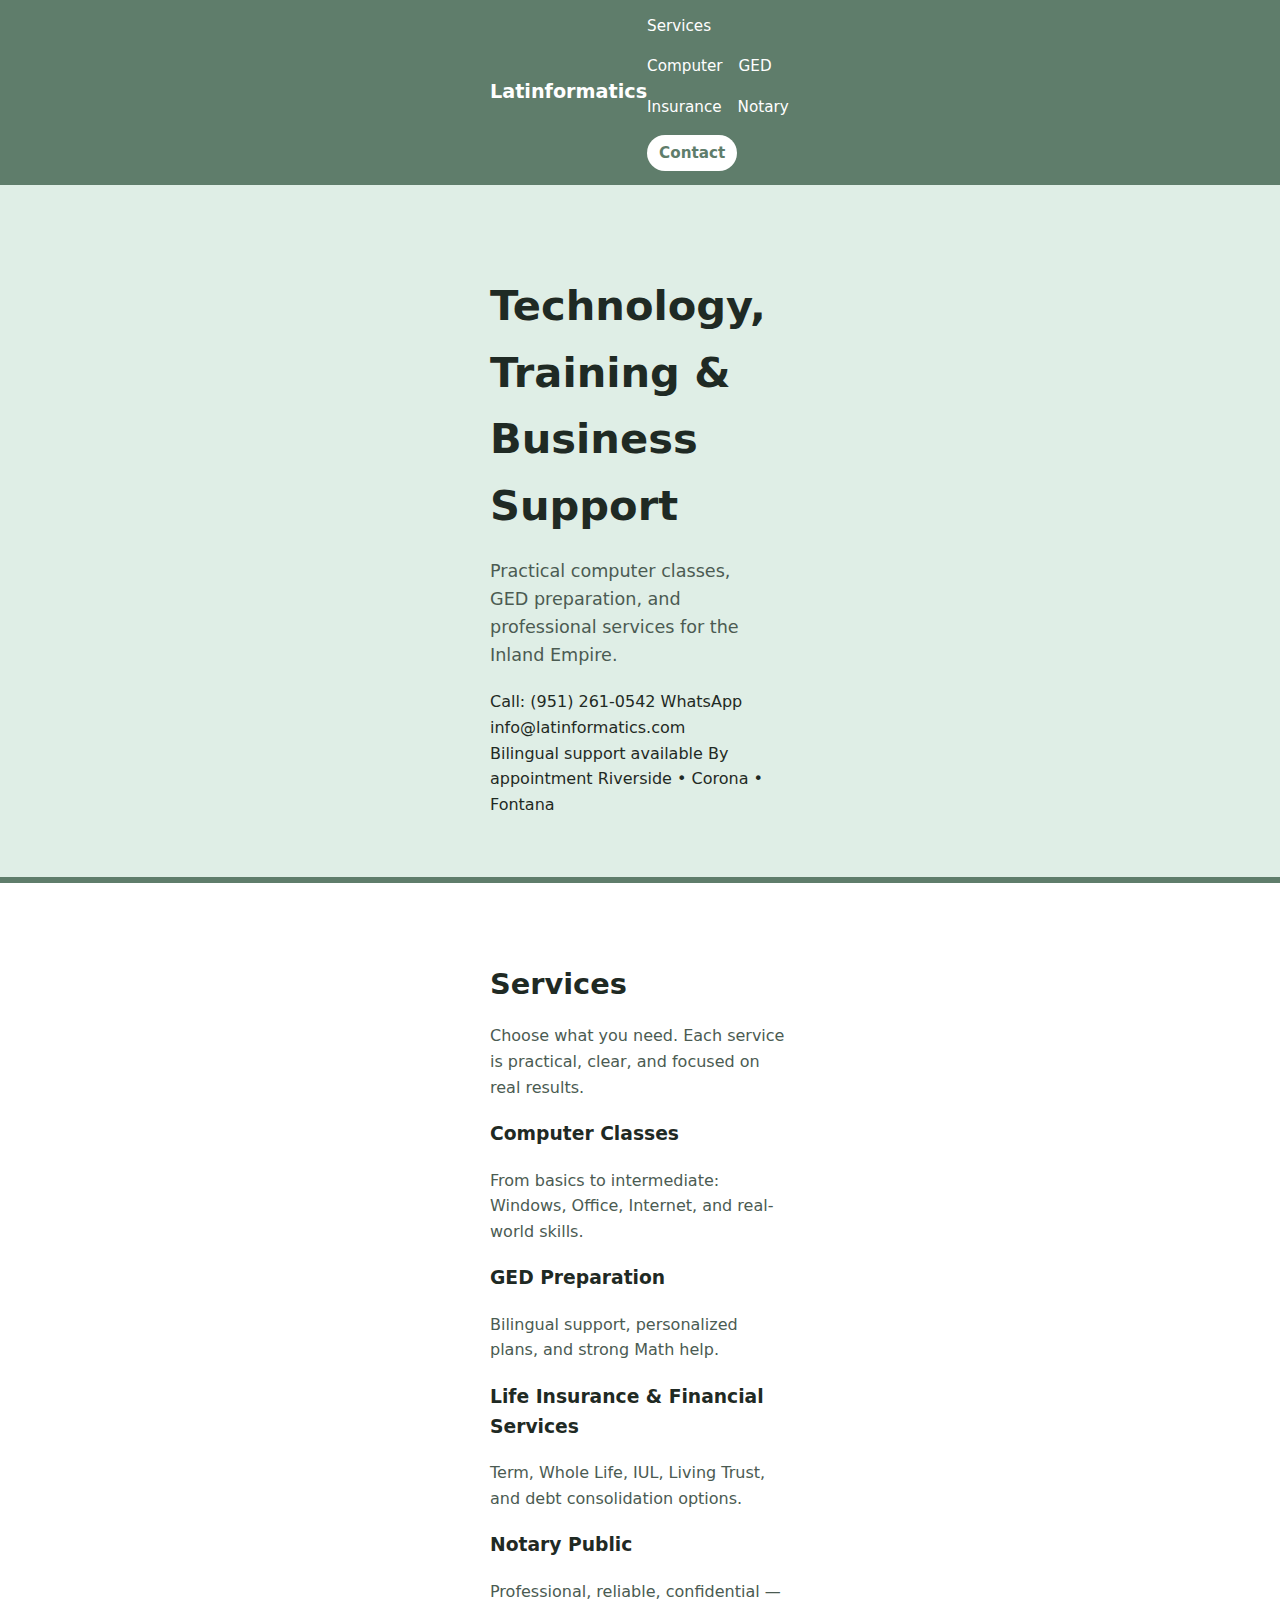
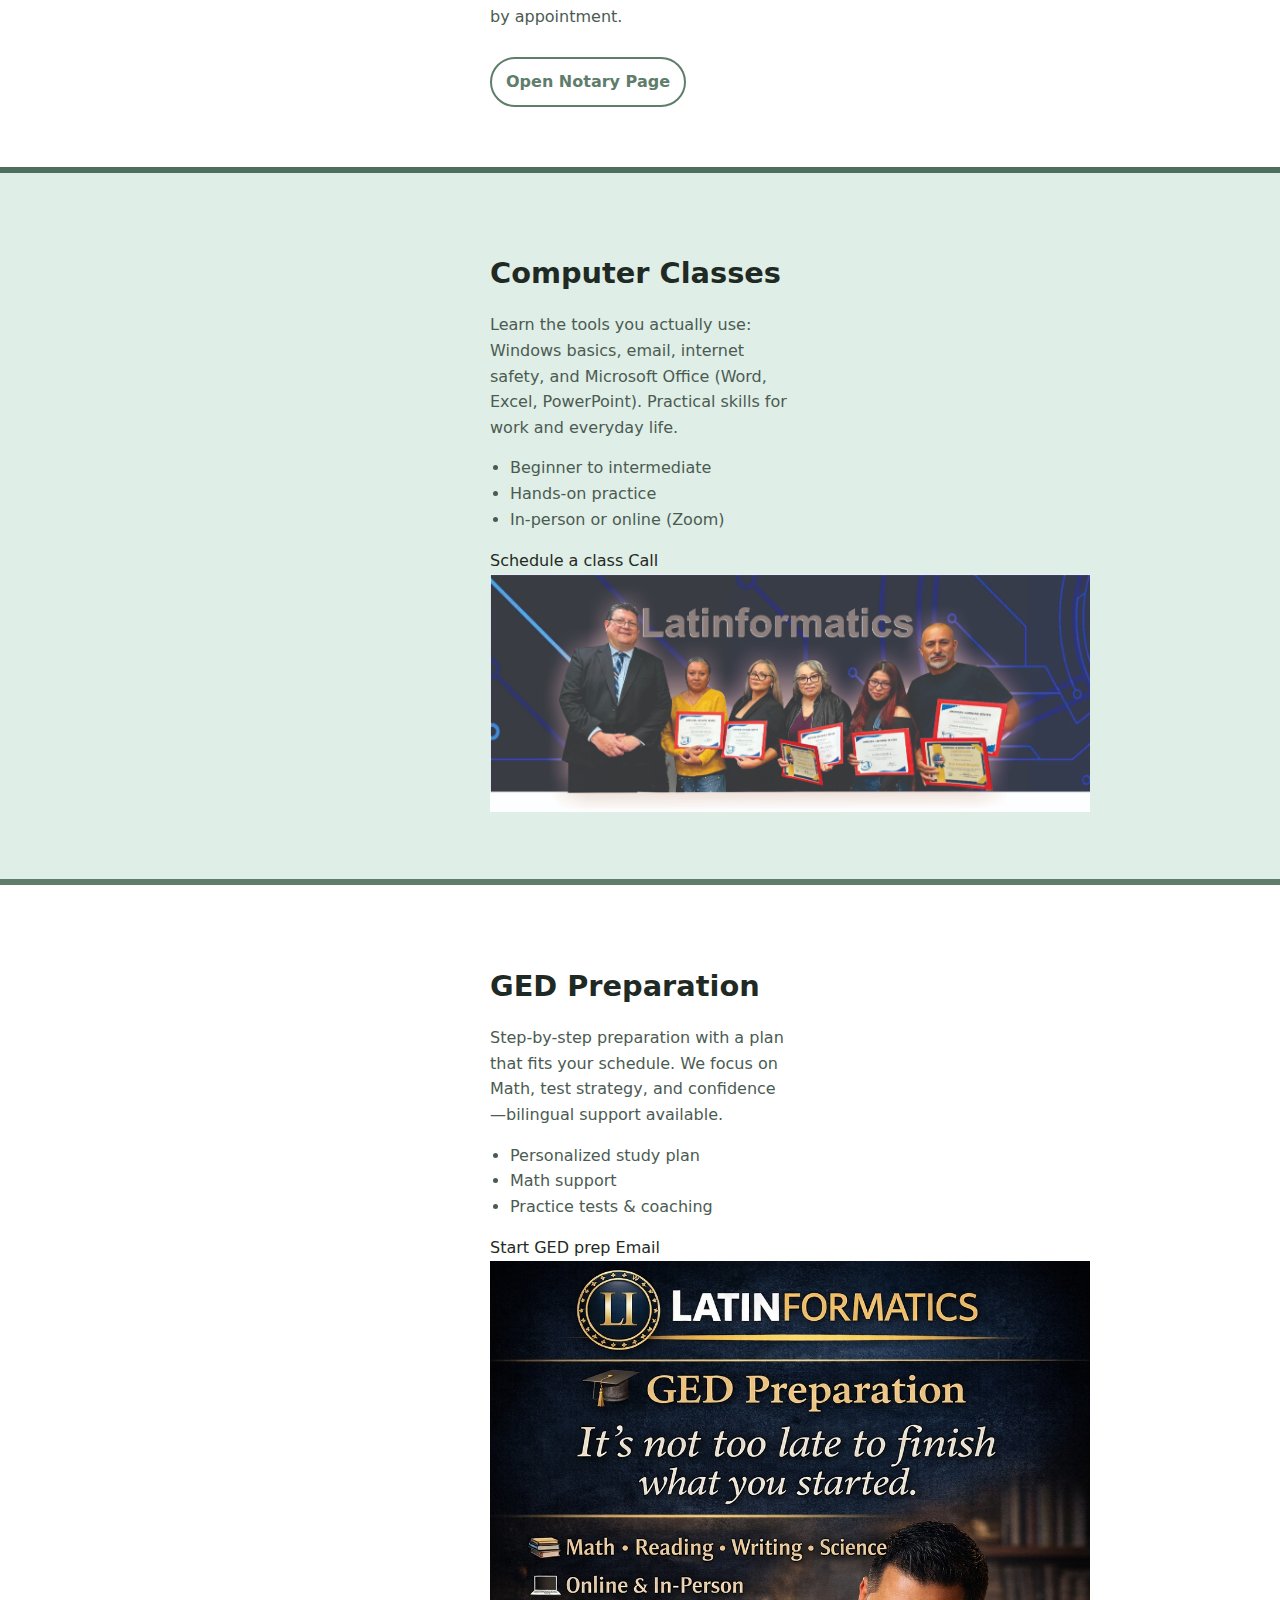
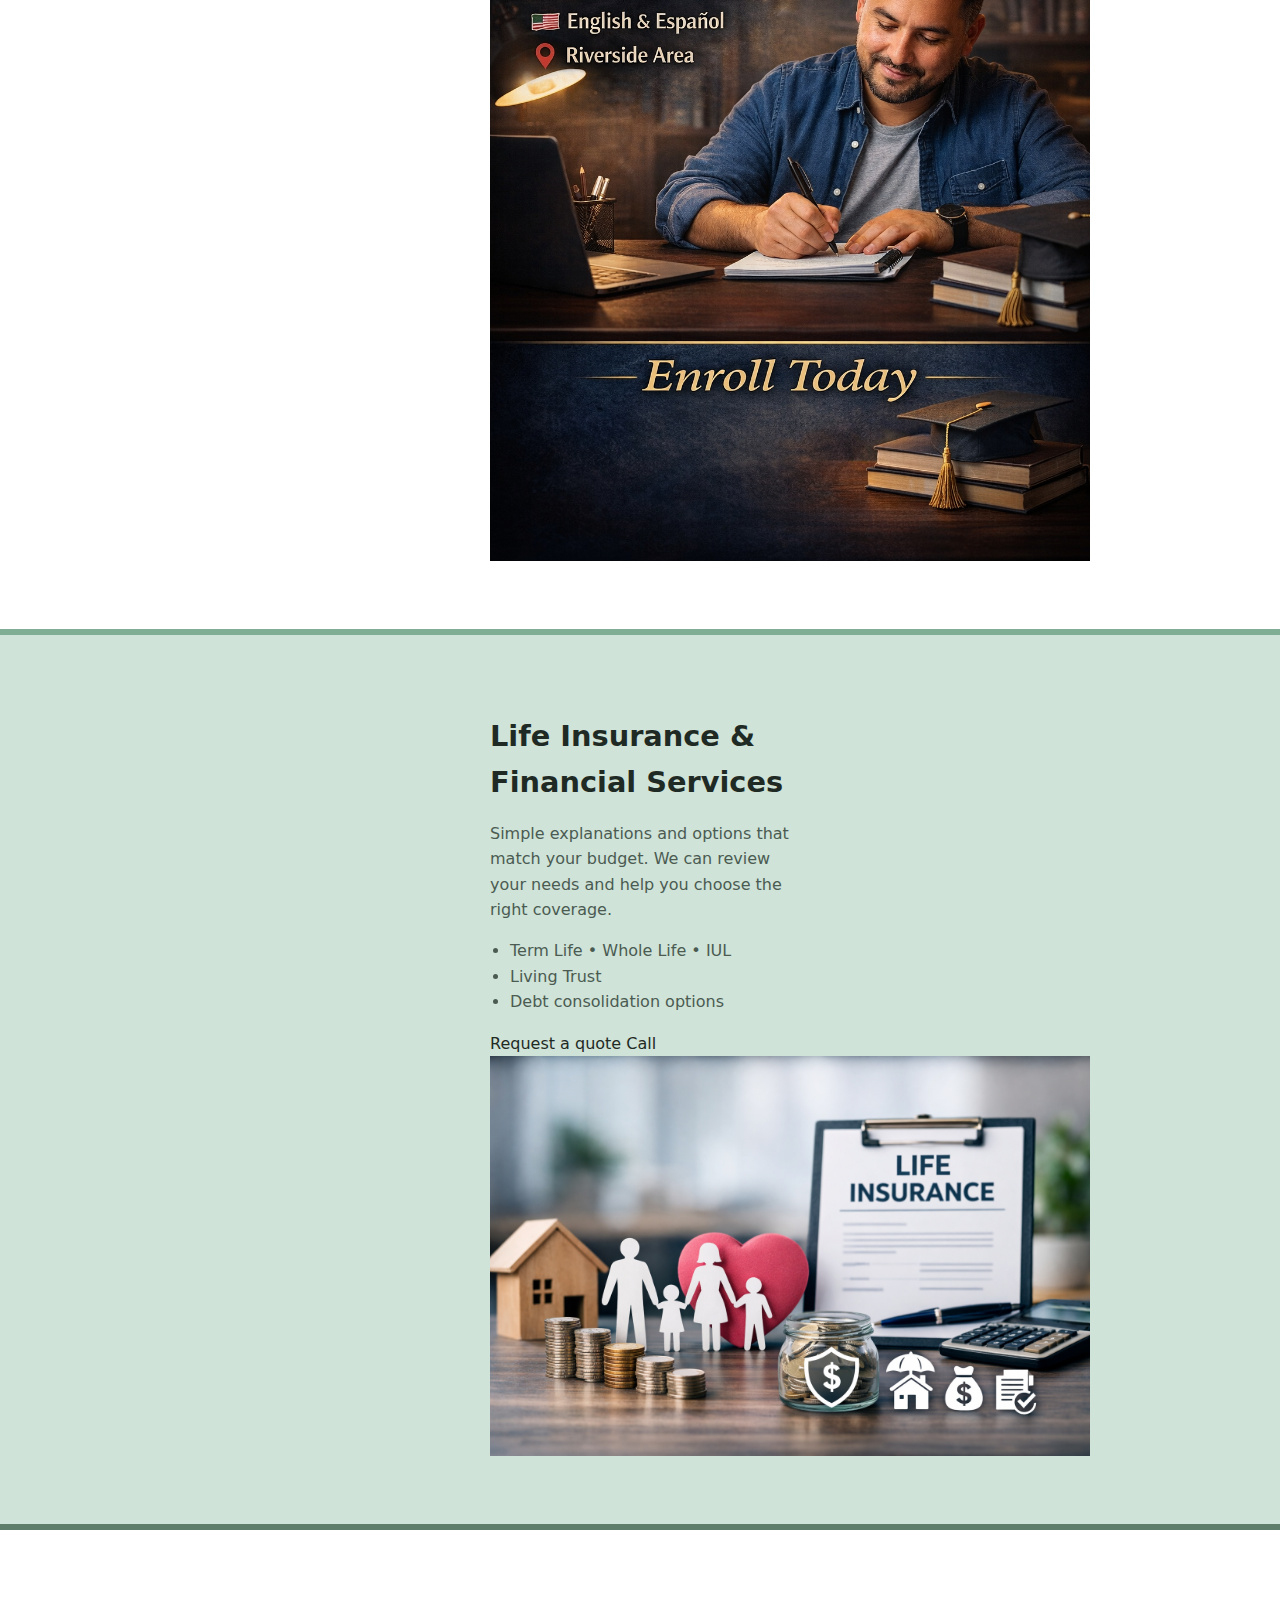
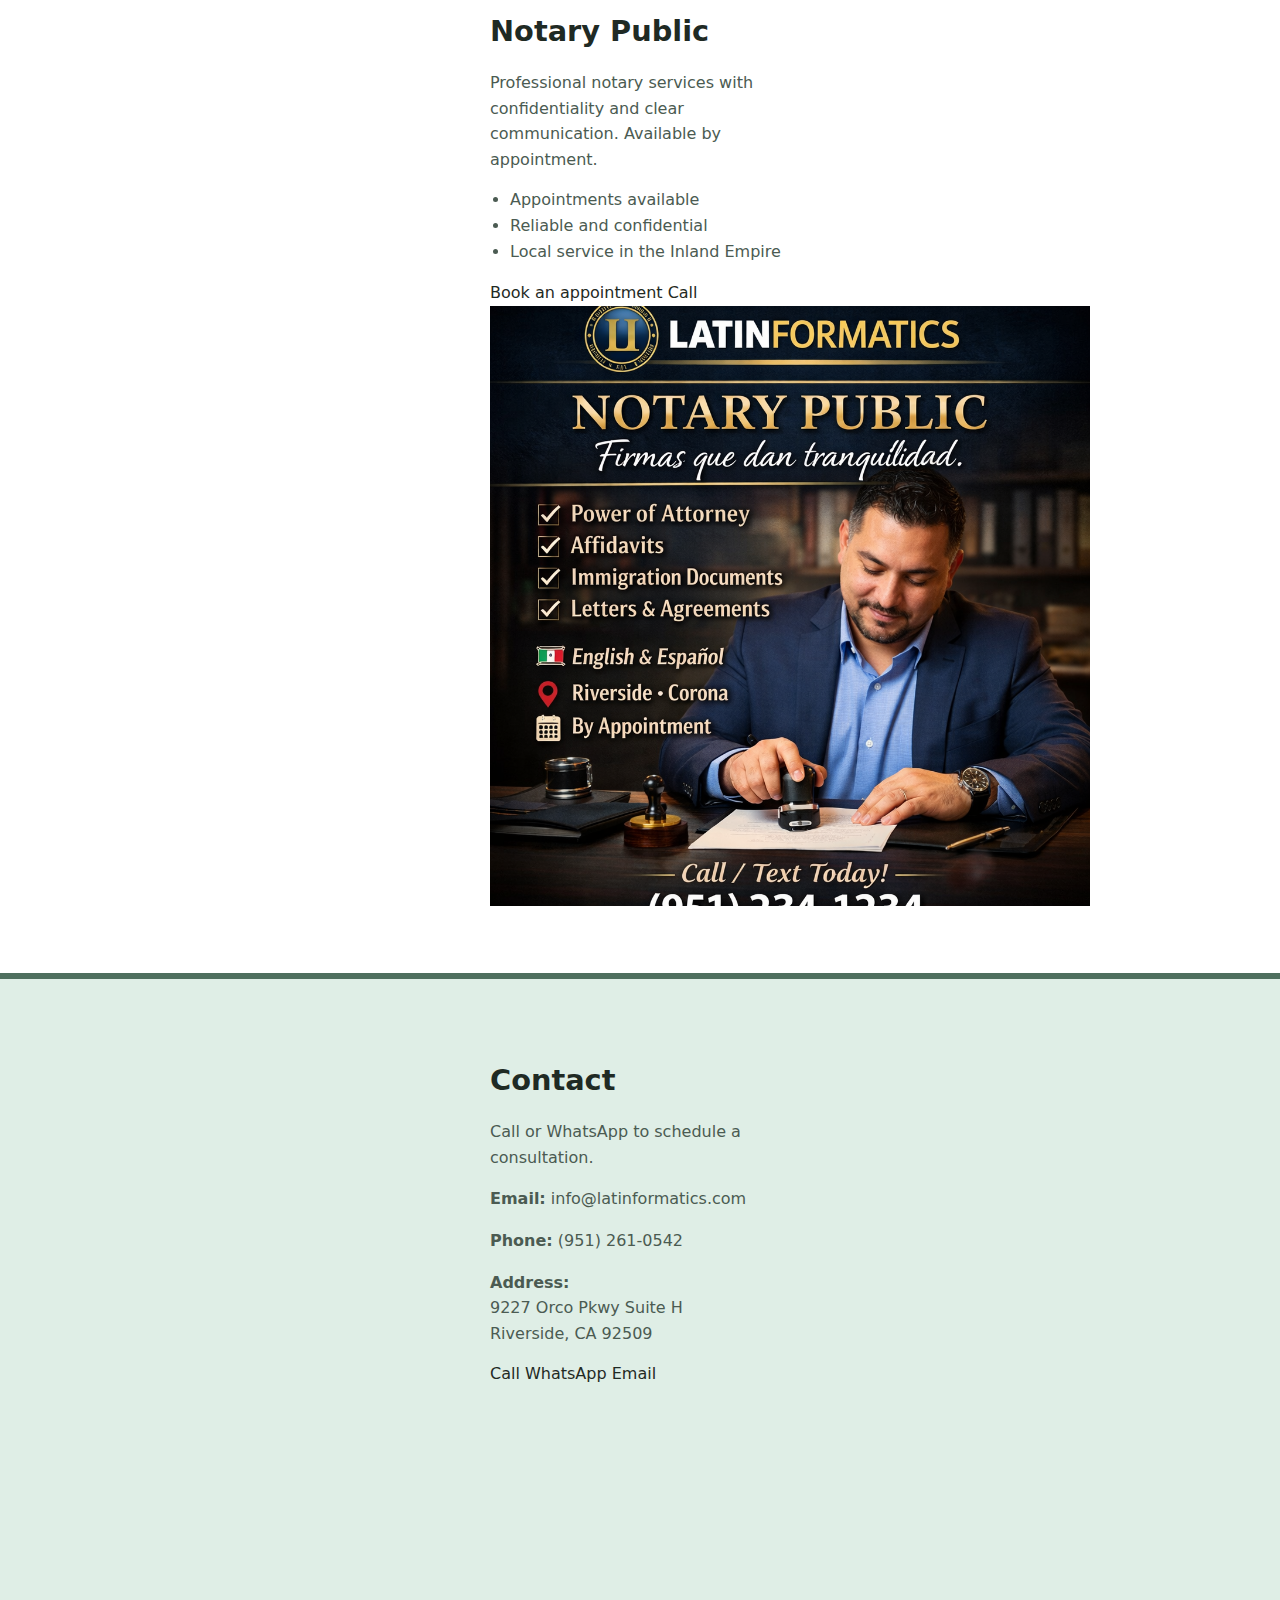
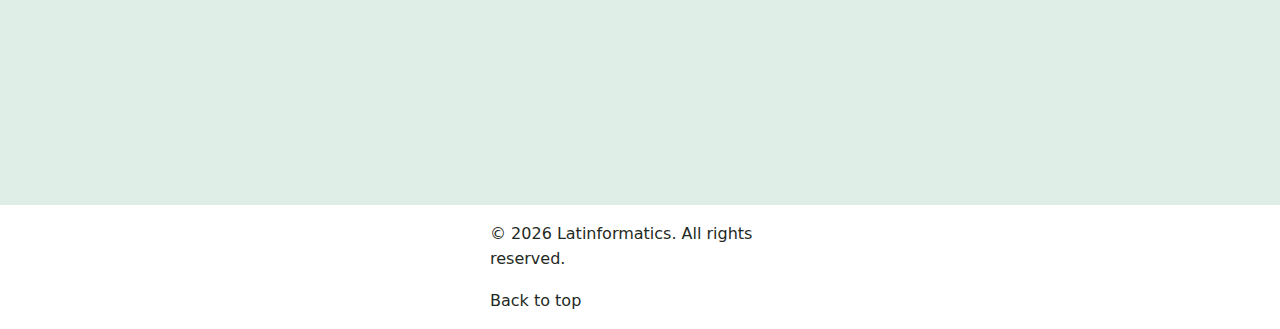
<file: index.html>
<!DOCTYPE html>
<html lang="en">
<head>
  <meta charset="UTF-8" />
  <meta name="viewport" content="width=device-width, initial-scale=1.0" />
  <title>Computer Classes, Notary & Life Insurance in Jurupa Valley CA | Latinformatics</title>
  <meta name="description" content="Bilingual computer classes, Notary Public, Life Insurance and Funeral Home Advantage in Jurupa Valley, Riverside and Inland Empire. Call 951-261-0542.">
  <link rel="stylesheet" href="style.css?v=20260225a">

  <script type="application/ld+json">
  {
    "@context": "https://schema.org",
    "@type": "LocalBusiness",
    "name": "Latinformatics",
    "image": "https://latinformatics.com/img/4.png",
    "url": "https://latinformatics.com",
    "telephone": "+1-951-261-0542",
    "address": {
      "@type": "PostalAddress",
      "addressLocality": "Jurupa Valley",
      "addressRegion": "CA",
      "postalCode": "92509",
      "addressCountry": "US"
    },
    "areaServed": [
      "Jurupa Valley, CA",
      "Riverside, CA",
      "Corona, CA",
      "Fontana, CA",
      "Inland Empire, CA"
    ],
    "description": "Bilingual computer classes, Notary Public, Life Insurance and Funeral Home Advantage services in Jurupa Valley and the Inland Empire.",
    "sameAs": [
      "https://www.facebook.com/latinformatica"
    ],
    "makesOffer": [
      { "@type": "Offer", "name": "Computer Classes" },
      { "@type": "Offer", "name": "GED Preparation" },
      { "@type": "Offer", "name": "Notary Public Services" },
      { "@type": "Offer", "name": "Life Insurance" },
      { "@type": "Offer", "name": "Funeral Home Advantage" }
    ]
  }
  </script>
</head>

<body>
  <!--<div style="position:fixed;bottom:10px;right:10px;background:#000;color:#fff;padding:8px;z-index:99999;">
  UPDATED 2026-02-25  -->
</div>

  <!-- TOP NAV -->
  <header class="topbar">
    <div class="container topbar-inner">
      <a class="brand" href="#top">Latinformatics</a>

      <nav class="nav">
        <a href="#services">Services</a>
        <a href="#classes">Computer</a>
        <a href="#ged">GED</a>
        <a href="#insurance">Insurance</a>
        <a href="#notary">Notary</a>
        <a class="nav-cta" href="#contact">Contact</a>
      </nav>
    </div>
  </header>

  <!-- HERO -->
  <main id="top" class="hero">
    <div class="container hero-grid">
      <div class="hero-text">
        <h1>Technology, Training & Business Support</h1>
        <p class="lead">
          Practical computer classes, GED preparation, and professional services for the Inland Empire.
        </p>

        <div class="cta-row">
          <a class="btn primary" href="tel:+15912610542">Call: (951) 261-0542</a>
          <a class="btn secondary" href="https://wa.me/15912610542" target="_blank" rel="noopener">WhatsApp</a>
          <a class="btn secondary" href="mailto:info@latinformatics.com">info@latinformatics.com</a>
        </div>

        <div class="badges">
          <span class="badge">Bilingual support available</span>
          <span class="badge">By appointment</span>
          <span class="badge">Riverside • Corona • Fontana</span>
        </div>
      </div>

      <div class="hero-media">
        <!-- FIX: local path -->
        <!--<img src="img/1.png" alt="Latinformatics hero">-->
      </div>
    </div>
  </main>

  <!-- SERVICES OVERVIEW -->
  <section id="services" class="section white">
    <div class="container">
      <div class="section-head">
        <h2>Services</h2>
        <p class="muted">
          Choose what you need. Each service is practical, clear, and focused on real results.
        </p>
      </div>

<div class="cards">
  <a class="card" href="#classes">
    <!--<img src="img/3.jpg" alt="Computer classes">-->
    <div class="card-body">
      <h3>Computer Classes</h3>
      <p>From basics to intermediate: Windows, Office, Internet, and real-world skills.</p>
    </div>
  </a>

  <a class="card" href="#ged">
    <!--<img src="img/5.png" alt="GED preparation">-->
    <div class="card-body">
      <h3>GED Preparation</h3>
      <p>Bilingual support, personalized plans, and strong Math help.</p>
    </div>
  </a>

  <a class="card" href="#insurance">
    <!--<img src="img/1.png" alt="Life insurance"> -->
    <div class="card-body">
      <h3>Life Insurance & Financial Services</h3>
      <p>Term, Whole Life, IUL, Living Trust, and debt consolidation options.</p>
    </div>
  </a>

  <a class="card" href="notary-public-jurupa-valley.html">
    <div class="card-body">
      <h3>Notary Public</h3>
      <p>Professional, reliable, confidential — by appointment.</p>
      <span class="nav-cta">Open Notary Page</span>
    </div>
  </a>
</div>

        
      </div>
    </div>
  </section>

  <!-- COMPUTER CLASSES -->
  <section id="classes" class="section green">
    <div class="container split">
      <div>
        <h2>Computer Classes</h2>
        <p>
          Learn the tools you actually use: Windows basics, email, internet safety, and Microsoft Office
          (Word, Excel, PowerPoint). Practical skills for work and everyday life.
        </p>
        <ul class="bullets">
          <li>Beginner to intermediate</li>
          <li>Hands-on practice</li>
          <li>In-person or online (Zoom)</li>
        </ul>
        <div class="cta-row">
          <a class="btn primary" href="#contact">Schedule a class</a>
          <a class="btn secondary" href="tel:+15912610542">Call</a>
        </div>
      </div>

      <div class="media">
        <img src="img/3.jpg" alt="Computer class" width="600">

      </div>
    </div>
  </section>

  <!-- GED -->
  <section id="ged" class="section white">
    <div class="container split reverse">
      <div>
        <h2>GED Preparation</h2>
        <p>
          Step-by-step preparation with a plan that fits your schedule. We focus on Math, test strategy,
          and confidence—bilingual support available.
        </p>
        <ul class="bullets">
          <li>Personalized study plan</li>
          <li>Math support</li>
          <li>Practice tests & coaching</li>
        </ul>
        <div class="cta-row">
          <a class="btn primary" href="#contact">Start GED prep</a>
          <a class="btn secondary" href="mailto:info@latinformatics.com">Email</a>
        </div>
      </div>

      <div class="media">
        <!-- FIX: add folder + extension -->
        <img src="img/5.png" alt="GED preparation" width="600">
      </div>
    </div>
  </section>

  <!-- INSURANCE -->
  <section id="insurance" class="section green-soft">
    <div class="container split">
      <div>
        <h2>Life Insurance & Financial Services</h2>
        <p>
          Simple explanations and options that match your budget. We can review your needs and help you
          choose the right coverage.
        </p>
        <ul class="bullets">
          <li>Term Life • Whole Life • IUL</li>
          <li>Living Trust</li>
          <li>Debt consolidation options</li>
        </ul>
        <div class="cta-row">
          <a class="btn primary" href="#contact">Request a quote</a>
          <a class="btn secondary" href="tel:+15912610542">Call</a>
        </div>
      </div>

      <div class="media">
        <img src="img/1.png" alt="Insurance services" width="600">
      </div>
    </div>
  </section>

  <!-- NOTARY -->
  <section id="notary" class="section white">
    <div class="container split reverse">
      <div>
        <h2>Notary Public</h2>
        <p>
          Professional notary services with confidentiality and clear communication. Available by appointment.
        </p>
        <ul class="bullets">
          <li>Appointments available</li>
          <li>Reliable and confidential</li>
          <li>Local service in the Inland Empire</li>
        </ul>
        <div class="cta-row">
          <a class="btn primary" href="#contact">Book an appointment</a>
          <a class="btn secondary" href="tel:+15912610542">Call</a>
        </div>
      </div>

      <div class="media">
        <img src="img/2.png" alt="Notary public services" width="600">
      </div>
    </div>
  </section>

  <!-- CONTACT -->
  <section id="contact" class="section green">
    <div class="container contact-grid">
      <div>
        <h2>Contact</h2>
        <p class="muted">Call or WhatsApp to schedule a consultation.</p>

        <div class="contact-box">
          <p><strong>Email:</strong> <a href="mailto:info@latniformatics.com">info@latinformatics.com</a></p>
          <p><strong>Phone:</strong> <a class="phone" href="tel:+15912610542">(951) 261-0542</a></p>
          <p><strong>Address:</strong><br>9227 Orco Pkwy Suite H<br>Riverside, CA 92509</p>
        </div>

        <div class="cta-row">
          <a class="btn primary" href="tel:+15912610542">Call</a>
          <a class="btn secondary" href="https://wa.me/15912610542" target="_blank" rel="noopener">WhatsApp</a>
          <a class="btn secondary" href="mailto:info@latinformatics.com">Email</a>
        </div>
      </div>

      <div class="map-placeholder">
       <iframe 
    src="https://www.google.com/maps/embed?pb=!1m18!1m12!1m3!1d26046.55171945217!2d-117.51128317606124!3d34.00540963779384!2m3!1f0!2f0!3f0!3m2!1i1024!2i768!4f13.1!3m3!1m2!1s0xfe40b2bd0c08b4d%3A0x84663a2f93797707!2sLatinformatics!5e1!3m2!1sen!2sus!4v1771625788860!5m2!1sen!2sus"
    width="100%"
    height="350"
    style="border:0;"
    allowfullscreen=""
    loading="lazy"
    referrerpolicy="no-referrer-when-downgrade">
  </iframe>
      </div>
    </div>
  </section>

  <!-- FOOTER -->
  <footer class="footer">
    <div class="container footer-inner">
      <p>© 2026 Latinformatics. All rights reserved.</p>
      <p class="small"><a href="#top">Back to top</a></p>
    </div>
  </footer>

</body>
</html>
</file>
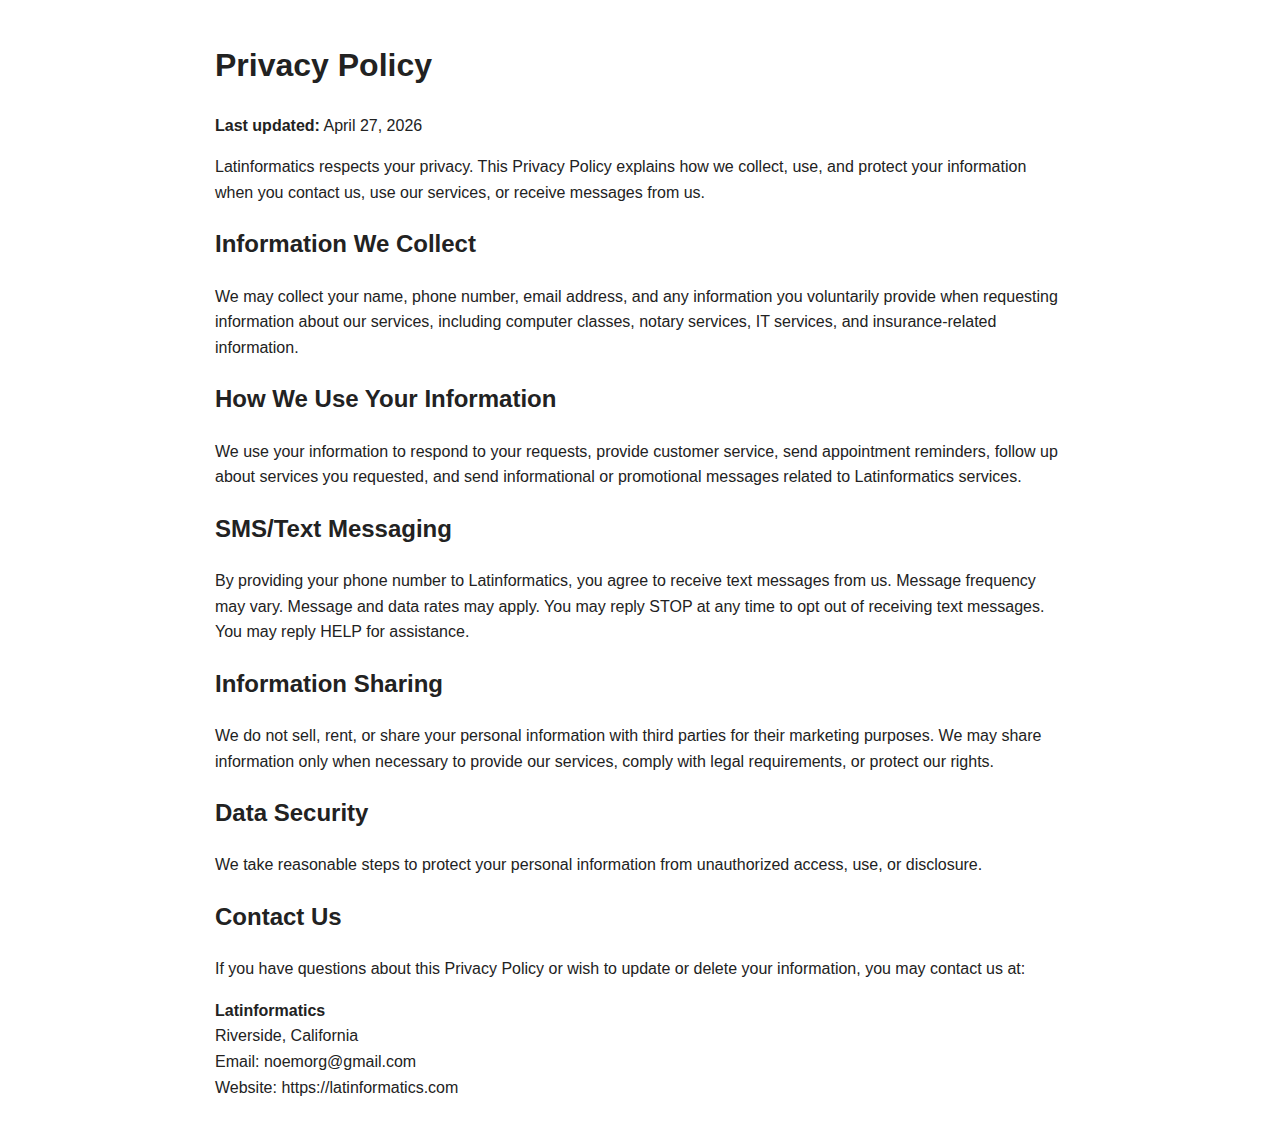
<file: privacy.html>
<!DOCTYPE html>
<html lang="en">
<head>
  <meta charset="UTF-8">
  <title>Privacy Policy | Latinformatics</title>
  <meta name="viewport" content="width=device-width, initial-scale=1.0">
</head>
<body style="font-family: Arial, sans-serif; max-width: 850px; margin: 40px auto; line-height: 1.6; padding: 0 20px; color: #222;">

  <h1>Privacy Policy</h1>
  <p><strong>Last updated:</strong> April 27, 2026</p>

  <p>
    Latinformatics respects your privacy. This Privacy Policy explains how we collect,
    use, and protect your information when you contact us, use our services, or receive
    messages from us.
  </p>

  <h2>Information We Collect</h2>
  <p>
    We may collect your name, phone number, email address, and any information you
    voluntarily provide when requesting information about our services, including
    computer classes, notary services, IT services, and insurance-related information.
  </p>

  <h2>How We Use Your Information</h2>
  <p>
    We use your information to respond to your requests, provide customer service,
    send appointment reminders, follow up about services you requested, and send
    informational or promotional messages related to Latinformatics services.
  </p>

  <h2>SMS/Text Messaging</h2>
  <p>
    By providing your phone number to Latinformatics, you agree to receive text messages
    from us. Message frequency may vary. Message and data rates may apply.
    You may reply STOP at any time to opt out of receiving text messages.
    You may reply HELP for assistance.
  </p>

  <h2>Information Sharing</h2>
  <p>
    We do not sell, rent, or share your personal information with third parties for their
    marketing purposes. We may share information only when necessary to provide our
    services, comply with legal requirements, or protect our rights.
  </p>

  <h2>Data Security</h2>
  <p>
    We take reasonable steps to protect your personal information from unauthorized
    access, use, or disclosure.
  </p>

  <h2>Contact Us</h2>
  <p>
    If you have questions about this Privacy Policy or wish to update or delete your
    information, you may contact us at:
  </p>

  <p>
    <strong>Latinformatics</strong><br>
    Riverside, California<br>
    Email: noemorg@gmail.com<br>
    Website: https://latinformatics.com
  </p>

</body>
</html>
</file>
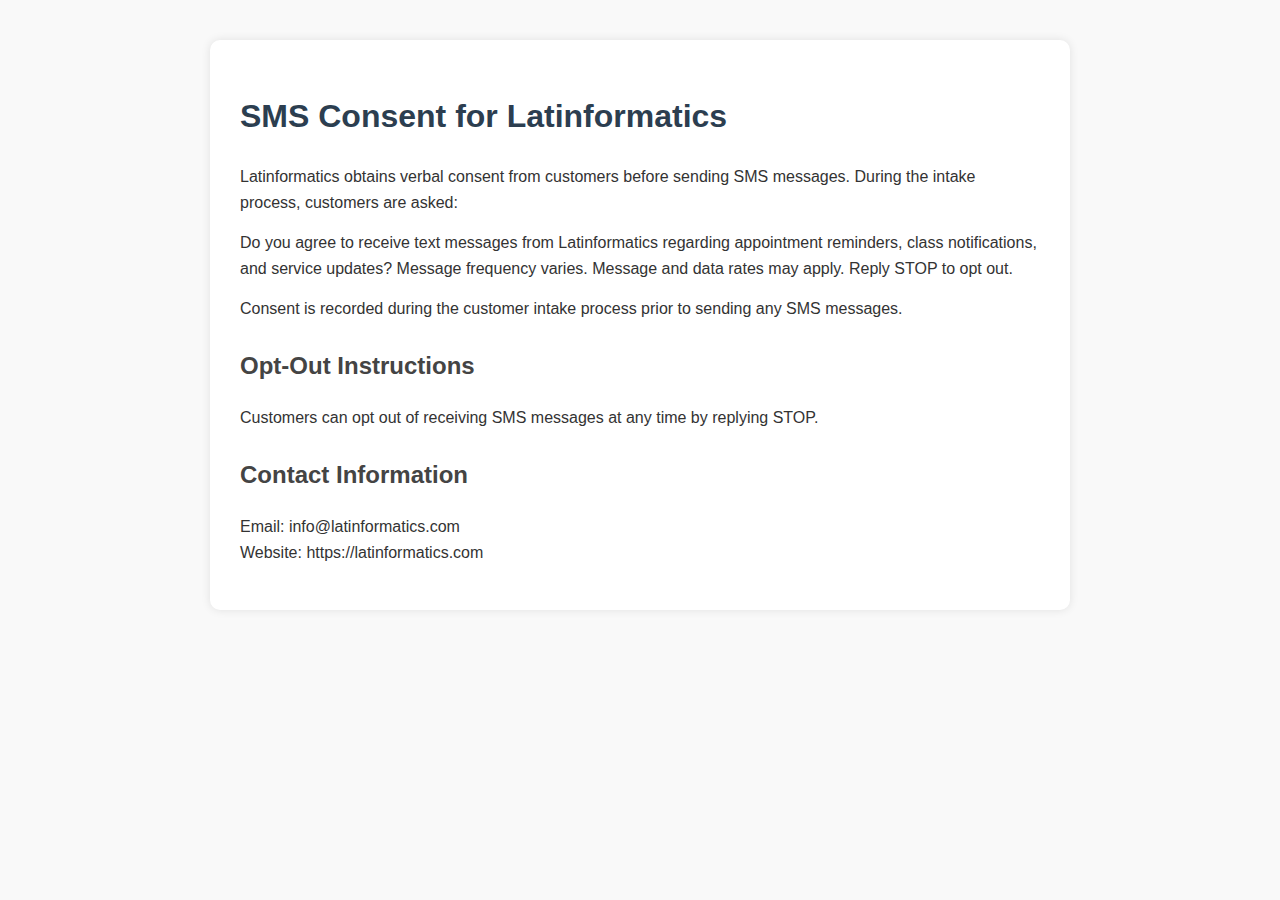
<file: sms-consent.html>
<!DOCTYPE html>
<html lang="en">
<head>
  <meta charset="UTF-8">
  <title>SMS Consent - Latinformatics</title>
  <meta name="viewport" content="width=device-width, initial-scale=1.0">
  <style>
    body {
      font-family: Arial, sans-serif;
      margin: 40px;
      background-color: #f9f9f9;
      color: #333;
      line-height: 1.6;
    }
    .container {
      max-width: 800px;
      margin: auto;
      background: white;
      padding: 30px;
      border-radius: 10px;
      box-shadow: 0 0 10px rgba(0,0,0,0.1);
    }
    h1 {
      color: #2c3e50;
    }
    h2 {
      margin-top: 25px;
      color: #444;
    }
    p {
      margin: 15px 0;
    }
  </style>
</head>
<body>
  <div class="container">
    <h1>SMS Consent for Latinformatics</h1>

    <p>
      Latinformatics obtains verbal consent from customers before sending SMS messages.
      During the intake process, customers are asked:
    </p>

    <p>
      Do you agree to receive text messages from Latinformatics regarding appointment reminders,
      class notifications, and service updates? Message frequency varies. Message and data rates
      may apply. Reply STOP to opt out.
    </p>

    <p>
      Consent is recorded during the customer intake process prior to sending any SMS messages.
    </p>

    <h2>Opt-Out Instructions</h2>
    <p>
      Customers can opt out of receiving SMS messages at any time by replying STOP.
    </p>

    <h2>Contact Information</h2>
    <p>
      Email: info@latinformatics.com<br>
      Website: https://latinformatics.com
    </p>

  </div>
</body>
</html>
</file>
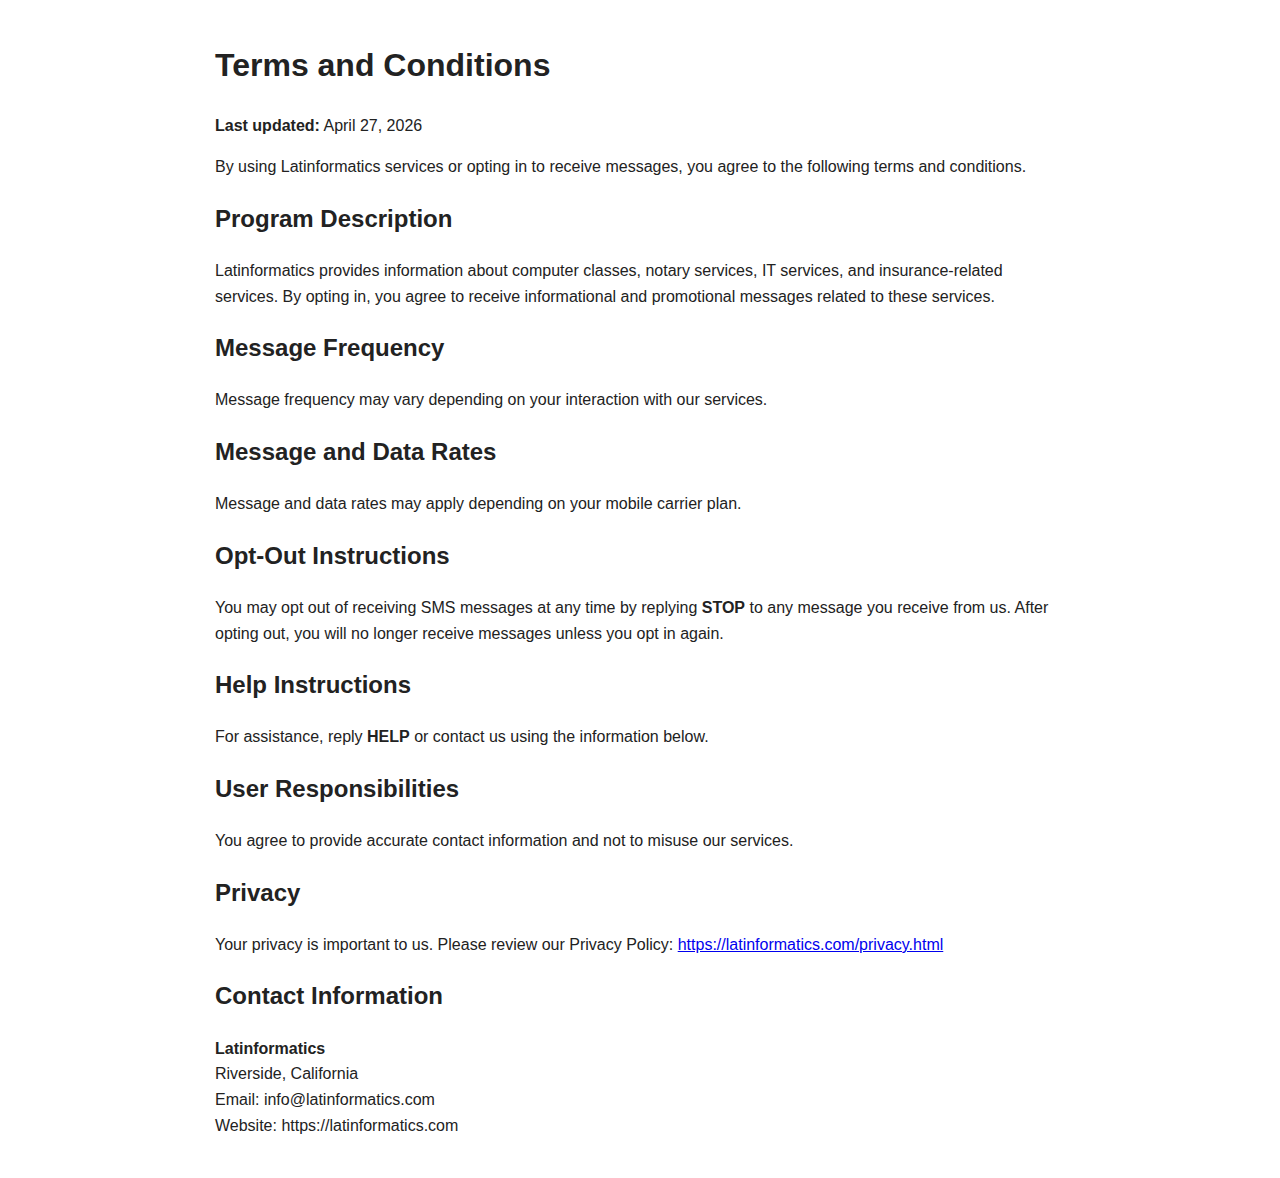
<file: terms.html>
<!DOCTYPE html>
<html lang="en">
<head>
  <meta charset="UTF-8">
  <title>Terms and Conditions | Latinformatics</title>
  <meta name="viewport" content="width=device-width, initial-scale=1.0">
</head>
<body style="font-family: Arial, sans-serif; max-width: 850px; margin: 40px auto; line-height: 1.6; padding: 0 20px; color: #222;">

  <h1>Terms and Conditions</h1>
  <p><strong>Last updated:</strong> April 27, 2026</p>

  <p>
    By using Latinformatics services or opting in to receive messages, you agree to the following terms and conditions.
  </p>

  <h2>Program Description</h2>
  <p>
    Latinformatics provides information about computer classes, notary services, IT services, and insurance-related services. 
    By opting in, you agree to receive informational and promotional messages related to these services.
  </p>

  <h2>Message Frequency</h2>
  <p>
    Message frequency may vary depending on your interaction with our services.
  </p>

  <h2>Message and Data Rates</h2>
  <p>
    Message and data rates may apply depending on your mobile carrier plan.
  </p>

  <h2>Opt-Out Instructions</h2>
  <p>
    You may opt out of receiving SMS messages at any time by replying <strong>STOP</strong> to any message you receive from us.
    After opting out, you will no longer receive messages unless you opt in again.
  </p>

  <h2>Help Instructions</h2>
  <p>
    For assistance, reply <strong>HELP</strong> or contact us using the information below.
  </p>

  <h2>User Responsibilities</h2>
  <p>
    You agree to provide accurate contact information and not to misuse our services.
  </p>

  <h2>Privacy</h2>
  <p>
    Your privacy is important to us. Please review our Privacy Policy:
    <a href="https://latinformatics.com/privacy.html">https://latinformatics.com/privacy.html</a>
  </p>

  <h2>Contact Information</h2>
  <p>
    <strong>Latinformatics</strong><br>
    Riverside, California<br>
    Email: info@latinformatics.com<br>
    Website: https://latinformatics.com
  </p>

</body>
</html>
</file>
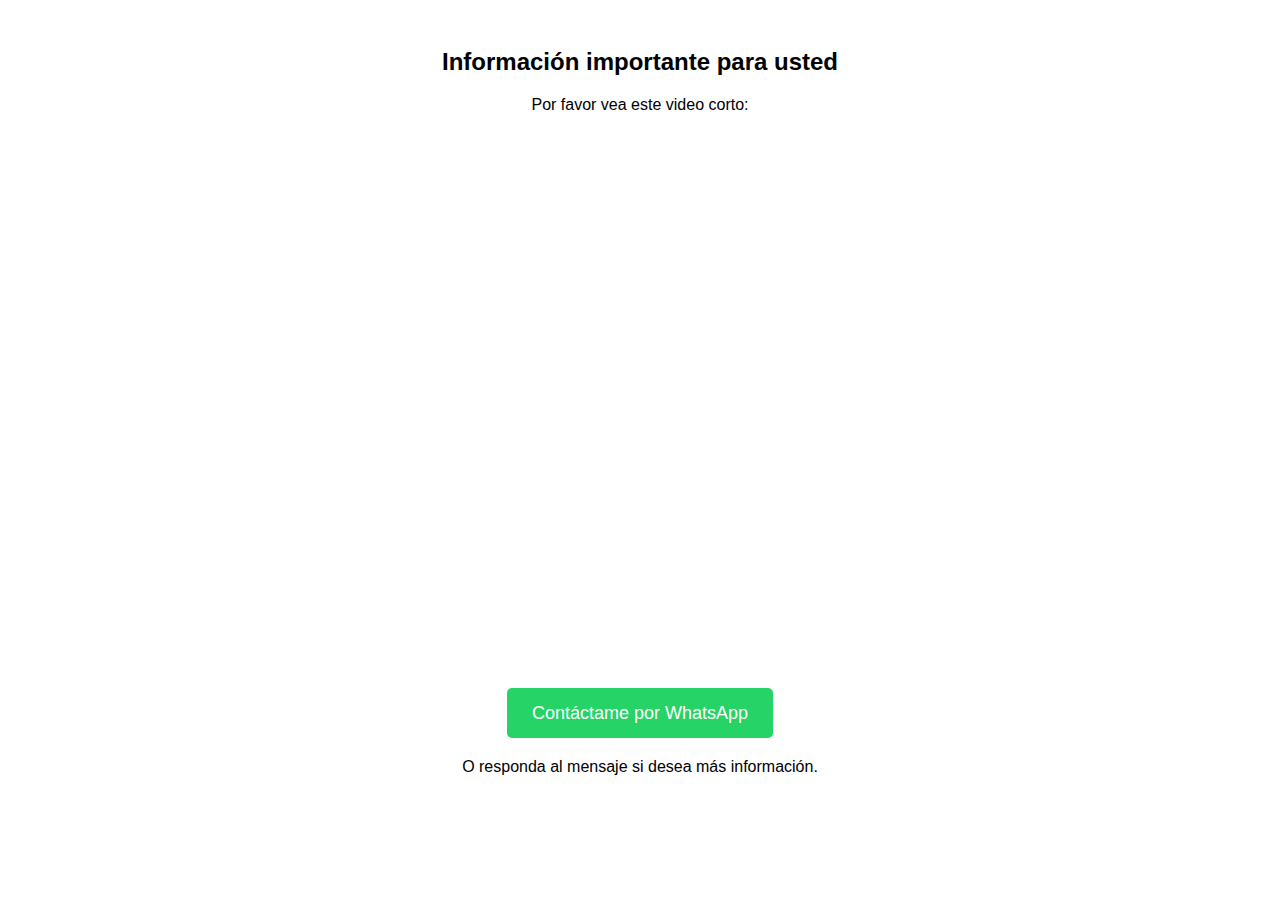
<file: video.html>
<!DOCTYPE html>
<html lang="es">
<head>
  <meta charset="UTF-8">
  <title>Información Importante</title>
  <meta name="viewport" content="width=device-width, initial-scale=1.0">
</head>

<body style="font-family: Arial; text-align:center; padding:20px;">

  <h2>Información importante para usted</h2>

  <p>Por favor vea este video corto:</p>

  <div style="max-width:600px; margin:auto;">
    <iframe 
  width="300" 
  height="533"
  src="https://youtu.be/Q6EIvb19XMw"
  frameborder="0"
  allowfullscreen>
</iframe>
  </div>

  <br><br>
    
  <a href="https://wa.me/19512610542?text=Hola%20Noe%2C%20vi%20el%20video%20y%20quiero%20informacion"
     style="background:#25D366; color:white; padding:15px 25px; text-decoration:none; font-size:18px; border-radius:5px;">
     Contáctame por WhatsApp
  </a>

  <br><br>

  <p>O responda al mensaje si desea más información.</p>

</body>
</html>
</file>
<file: style.css>
:root{
  --green-dark: #5f7d6b;     /* seco */
  --green-light: #dfeee6;    /* pastel */
  --green-soft: #cfe3d8;     /* intermedio */
  --white: #ffffff;
  --text-dark: #1f2a24;
  --text-muted: #4b5b52;
  --accent: #3f8f6b;
}

*{ box-sizing: border-box; }
html{ scroll-behavior: smooth; }

body{
  margin:0;
  font-family: system-ui, -apple-system, Segoe UI, Roboto, Arial, sans-serif;
  background: var(--white);
  color: var(--text-dark);
  line-height: 1.6;
}

a{ text-decoration:none; color: inherit; }
a:hover{ opacity:.85; }

.container{
  width: min(300px, 92%);
  margin: 0 auto;
}

/* ===========================
   NAVBAR
=========================== */

.topbar{
  position: sticky;
  top:0;
  background: var(--green-dark);
  padding: 14px 0;
  z-index: 10;
}

.topbar-inner{
  display:flex;
  justify-content: space-between;
  align-items:center;
}

.brand{
  font-weight:700;
  font-size: 1.2rem;
  color:white;
}

.nav{
  display:flex;
  gap:16px;
  flex-wrap: wrap;
}

.nav a{
  color:white;
  font-size:.95rem;
}

.nav-cta{
  background:white;
  color: var(--green-dark) !important;
  padding:6px 12px;
  border-radius:20px;
  font-weight:600;
}

/* ===========================
   HERO
=========================== */

.hero{
  background: var(--green-light);
  padding: 60px 0;
}

.hero-grid{
  display:grid;
  grid-template-columns: 1fr 1fr;
  gap:30px;
  align-items:center;
}

.hero h1{
  font-size: 2.6rem;
  margin-bottom:15px;
}

.lead{
  color: var(--text-muted);
  font-size:1.1rem;
  margin-bottom:20px;
}

.hero img{
  width:100%;
  border-radius:14px;
}

/* ===========================
   SECTIONS
=========================== */

.section{
  padding: 60px 0;
}


.section.white{
  background: white;
}

.section.green{
  background: var(--green-light);
}

.section.green-soft{
  background: var(--green-soft);
}

.section h2{
  font-size:1.8rem;
  margin-bottom:15px;
}

.section p{
  max-width: 300px;
  margin-bottom:15px;
  color: var(--text-muted);
}

.bullets{
  margin-top:10px;
  padding-left:20px;
  color: var(--text-muted);
}
/* Green top stripe for sections */
.section{
  position: relative;
}

.section::before{
  content: "";
  position: absolute;
  top: 0;
  left: 0;
  width: 100%;
  height: 6px; /* grosor de la franja */
  background: var(--green-dark);
}

/* Opcional: variaciones */
.section.green::before{
  background: #4e6f5e;
}

.section.green-soft::before{
  background: #7fae95;
}

.section.white::before{
  background: var(--green-dark);
}
.card .nav-cta{
  display:inline-block;
  margin-top:12px;
  padding:10px 14px;
  border-radius:999px;
  border:2px solid currentColor;
  font-weight:700;
  text-decoration:none;
}

/* =========================*
</file>
